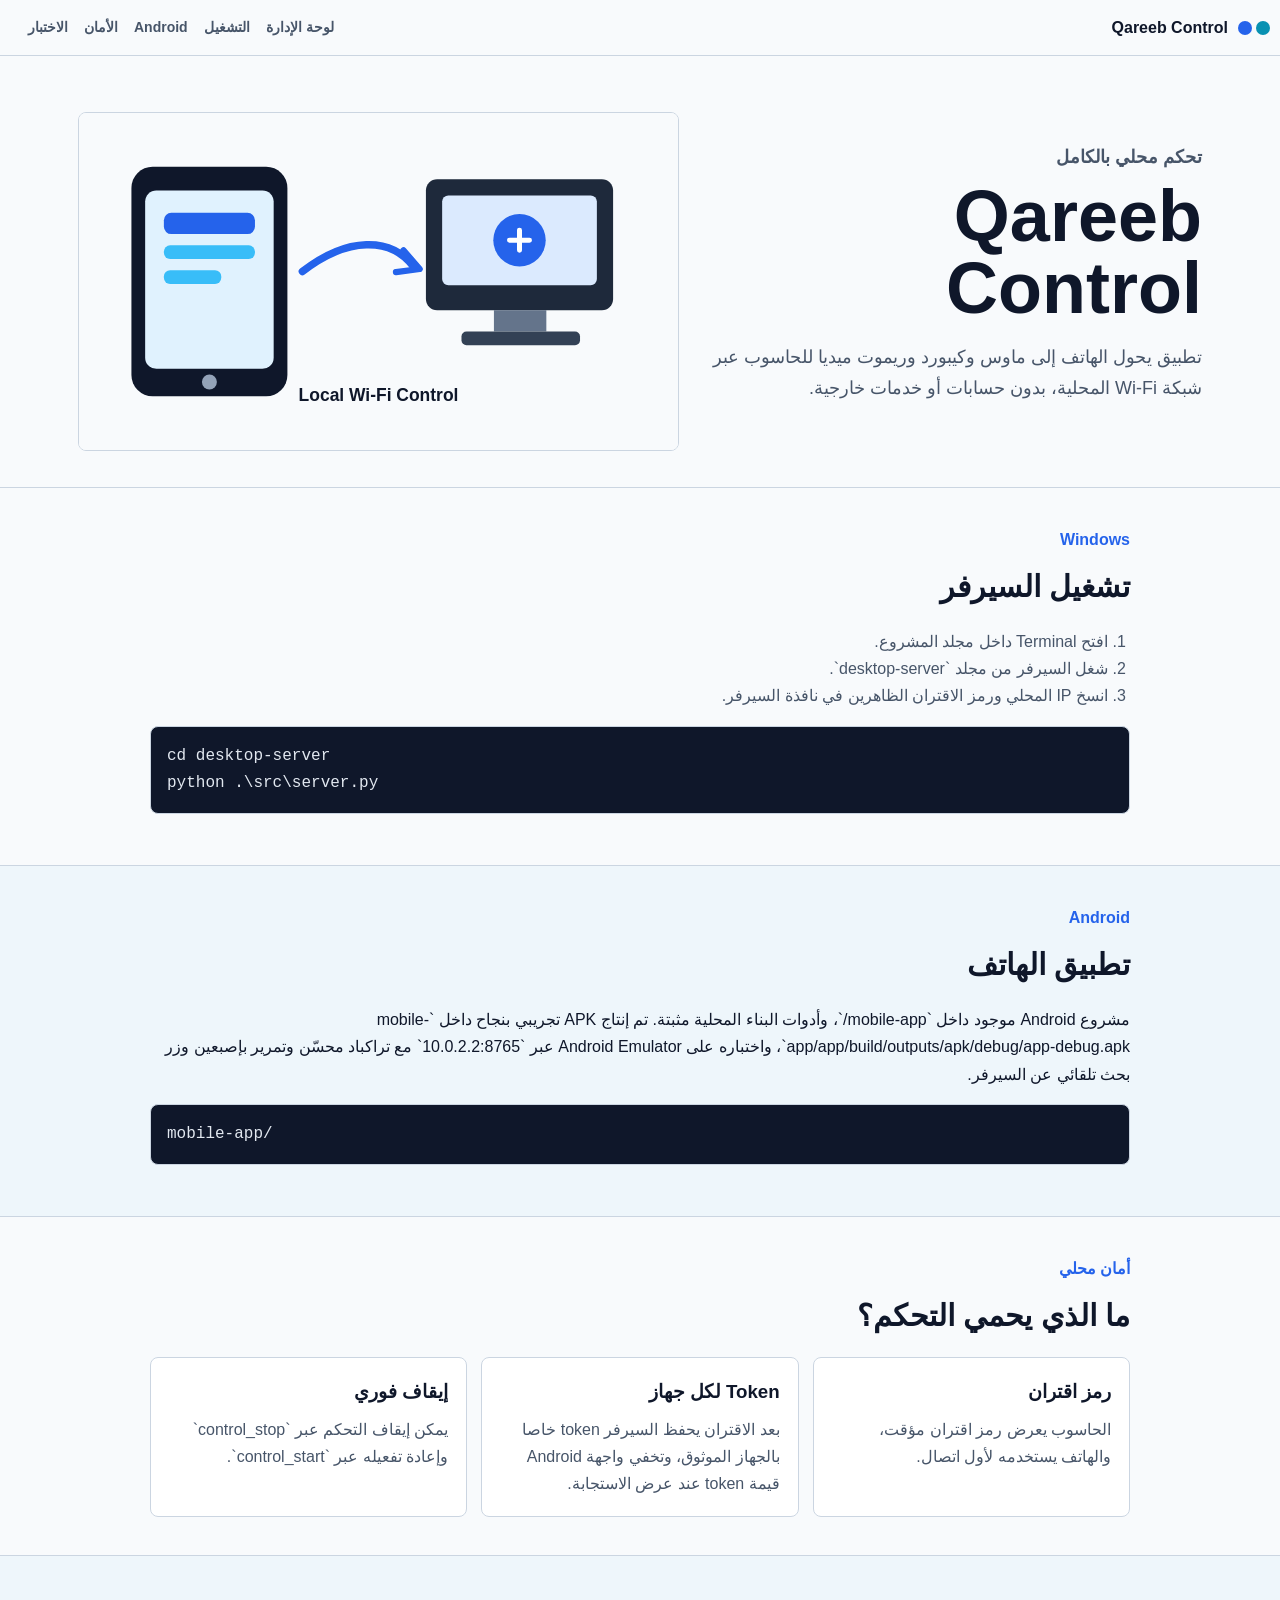
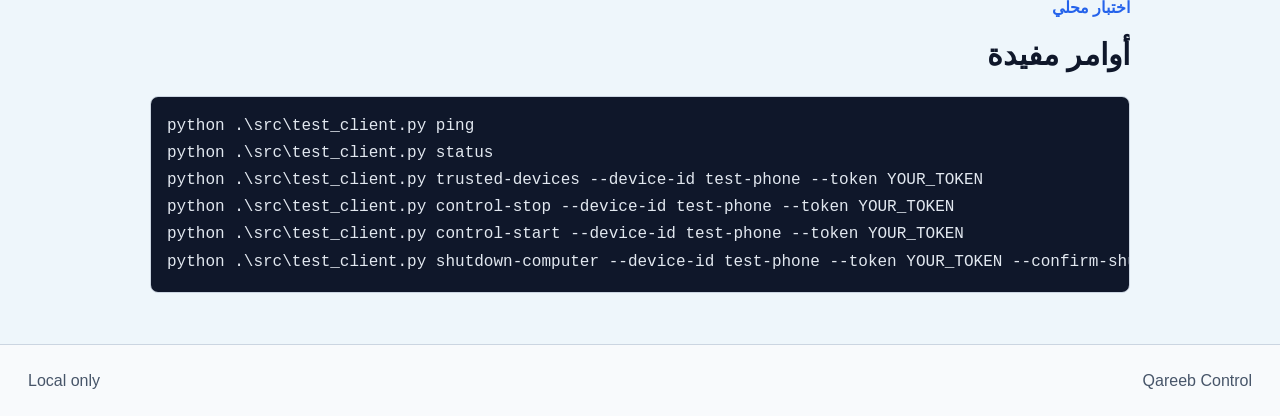
<file: website/index.html>
<!doctype html>
<html lang="ar" dir="rtl">
<head>
  <meta charset="utf-8">
  <meta name="viewport" content="width=device-width, initial-scale=1">
  <title>Qareeb Control - الدعم المحلي</title>
  <link rel="stylesheet" href="assets/styles.css">
</head>
<body>
  <header class="topbar">
    <a class="brand" href="#home" aria-label="Qareeb Control">
      <span class="brand-mark"></span>
      <span>Qareeb Control</span>
    </a>
    <nav>
      <a href="admin.html">لوحة الإدارة</a>
      <a href="#run">التشغيل</a>
      <a href="#android">Android</a>
      <a href="#security">الأمان</a>
      <a href="#tests">الاختبار</a>
    </nav>
  </header>

  <main id="home">
    <section class="hero">
      <div class="hero-copy">
        <p class="eyebrow">تحكم محلي بالكامل</p>
        <h1>Qareeb Control</h1>
        <p>تطبيق يحول الهاتف إلى ماوس وكيبورد وريموت ميديا للحاسوب عبر شبكة Wi-Fi المحلية، بدون حسابات أو خدمات خارجية.</p>
      </div>
      <img src="assets/local-control-preview.svg" alt="هاتف يتحكم بحاسوب عبر الشبكة المحلية">
    </section>

    <section id="run" class="band">
      <div class="section-head">
        <p class="eyebrow">Windows</p>
        <h2>تشغيل السيرفر</h2>
      </div>
      <ol class="steps">
        <li>افتح Terminal داخل مجلد المشروع.</li>
        <li>شغل السيرفر من مجلد `desktop-server`.</li>
        <li>انسخ IP المحلي ورمز الاقتران الظاهرين في نافذة السيرفر.</li>
      </ol>
      <pre><code>cd desktop-server
python .\src\server.py</code></pre>
    </section>

    <section id="android" class="band muted">
      <div class="section-head">
        <p class="eyebrow">Android</p>
        <h2>تطبيق الهاتف</h2>
      </div>
      <p>مشروع Android موجود داخل `mobile-app/`، وأدوات البناء المحلية مثبتة. تم إنتاج APK تجريبي بنجاح داخل `mobile-app/app/build/outputs/apk/debug/app-debug.apk`، واختباره على Android Emulator عبر `10.0.2.2:8765` مع تراكباد محسّن وتمرير بإصبعين وزر بحث تلقائي عن السيرفر.</p>
      <pre><code>mobile-app/</code></pre>
    </section>

    <section id="security" class="band">
      <div class="section-head">
        <p class="eyebrow">أمان محلي</p>
        <h2>ما الذي يحمي التحكم؟</h2>
      </div>
      <div class="grid">
        <article>
          <h3>رمز اقتران</h3>
          <p>الحاسوب يعرض رمز اقتران مؤقت، والهاتف يستخدمه لأول اتصال.</p>
        </article>
        <article>
          <h3>Token لكل جهاز</h3>
          <p>بعد الاقتران يحفظ السيرفر token خاصا بالجهاز الموثوق، وتخفي واجهة Android قيمة token عند عرض الاستجابة.</p>
        </article>
        <article>
          <h3>إيقاف فوري</h3>
          <p>يمكن إيقاف التحكم عبر `control_stop` وإعادة تفعيله عبر `control_start`.</p>
        </article>
      </div>
    </section>

    <section id="tests" class="band muted">
      <div class="section-head">
        <p class="eyebrow">اختبار محلي</p>
        <h2>أوامر مفيدة</h2>
      </div>
      <pre><code>python .\src\test_client.py ping
python .\src\test_client.py status
python .\src\test_client.py trusted-devices --device-id test-phone --token YOUR_TOKEN
python .\src\test_client.py control-stop --device-id test-phone --token YOUR_TOKEN
python .\src\test_client.py control-start --device-id test-phone --token YOUR_TOKEN
python .\src\test_client.py shutdown-computer --device-id test-phone --token YOUR_TOKEN --confirm-shutdown</code></pre>
    </section>
  </main>

  <footer>
    <span>Qareeb Control</span>
    <span>Local only</span>
  </footer>
</body>
</html>
</file>
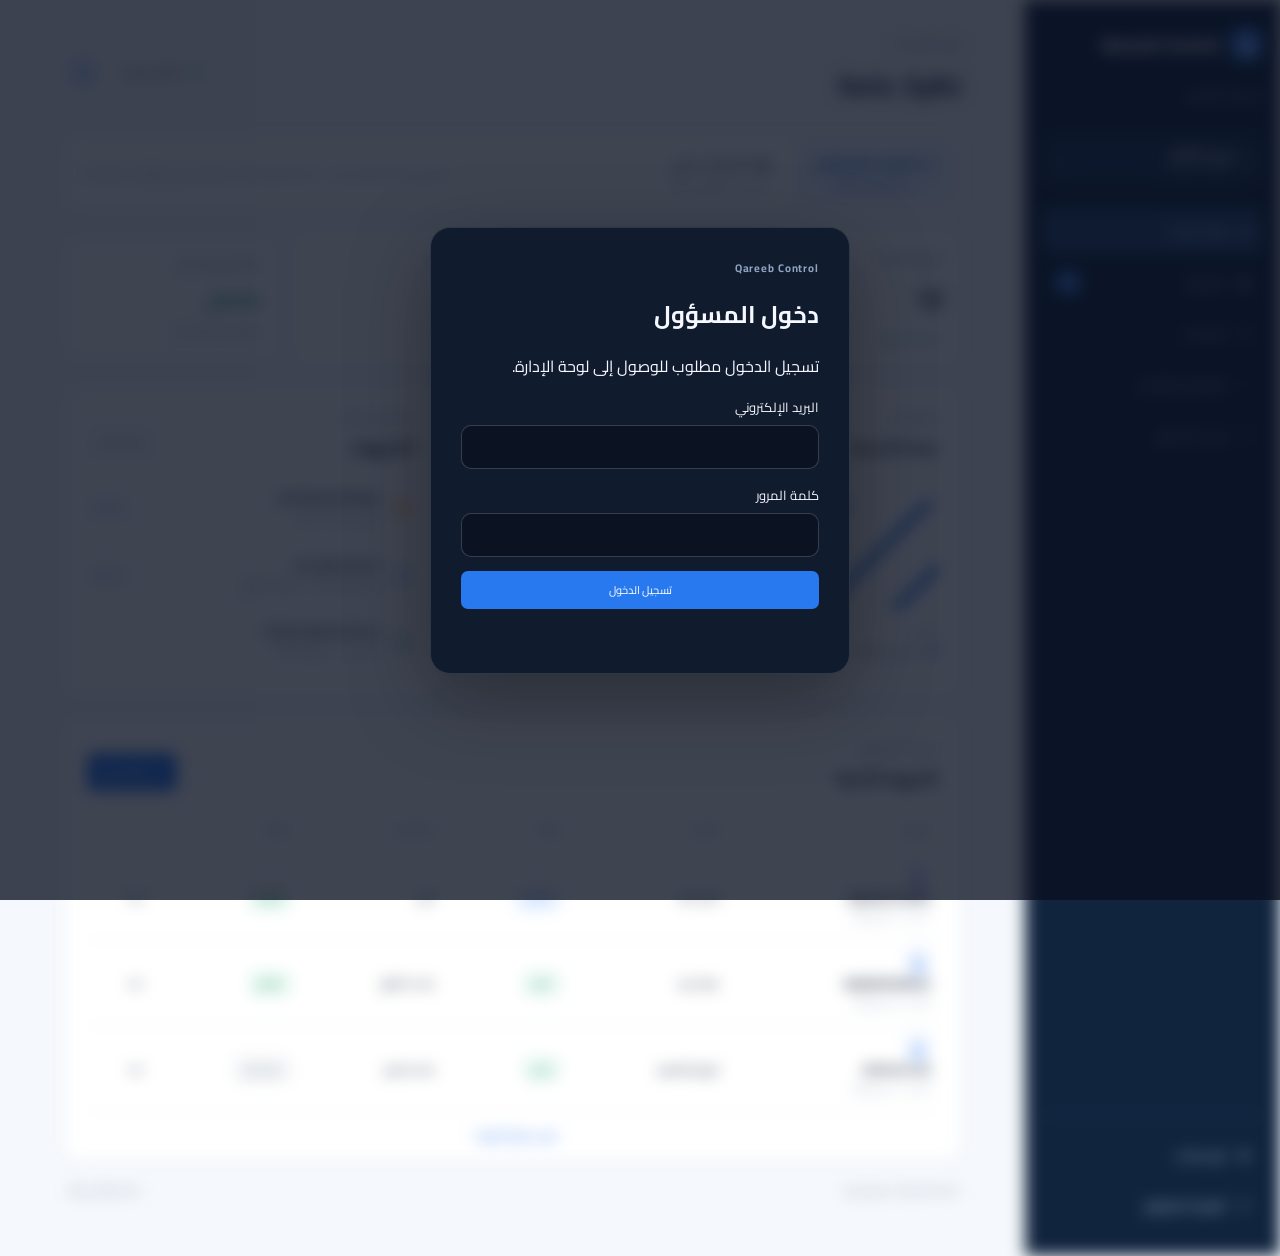
<file: website/admin.html>
<!doctype html>
<html lang="ar" dir="rtl">
<head>
  <meta charset="utf-8">
  <meta name="viewport" content="width=device-width, initial-scale=1">
  <title>Qareeb Control — لوحة الإدارة</title>
  <link rel="stylesheet" href="assets/admin.css">
</head>
<body>
  <div class="app-shell">
    <aside class="sidebar">
      <a class="brand" href="index.html"><span class="brand-mark">Q</span><span>Qareeb Control</span></a>
      <div class="workspace-label">مساحة العمل</div>
      <button class="workspace"><span class="status-dot"></span><span><strong>فريق الإنتاج</strong><small>الخطة الاحترافية</small></span><span>⌄</span></button>
      <nav>
        <a class="active" href="#overview">◈ <span>نظرة عامة</span></a>
        <a href="#devices">▣ <span>الأجهزة</span><b>12</b></a>
        <a href="#sessions">◷ <span>الجلسات</span></a>
        <a href="#access">♢ <span>الوصول والأمان</span></a>
        <a href="#audit">≡ <span>سجل التدقيق</span></a>
      </nav>
      <div class="sidebar-bottom"><a href="#settings">⚙ <span>الإعدادات</span></a><a href="index.html">↩ <span>العودة للموقع</span></a></div>
    </aside>
    <main class="main">
      <header class="topbar"><div><p class="eyebrow">لوحة الإدارة</p><h1>نظرة عامة</h1></div><div class="top-actions"><span class="live"><i></i> النظام يعمل</span><button class="avatar">م</button></div></header>
      <section class="environment-switcher"><button class="selected">☁ التعرف والمراقبة <small>حالة وصلاحيات فقط</small></button><button>▣ اكتشاف محلي <small>الخادم + التطبيق عبر QR</small></button><span>السحابة لا تنفذ أوامر تحكم — التحكم متاح فقط عبر اتصال محلي موثّق داخل الشبكة</span></section>
      <section class="stats"><article><span>الأجهزة المتصلة</span><strong>12</strong><em class="up">+3 هذا الأسبوع</em></article><article><span>الجلسات النشطة</span><strong>4</strong><em class="up">+12% اليوم</em></article><article><span>زمن الاستجابة</span><strong>84 <small>ms</small></strong><em class="good">ممتاز</em></article><article><span>حالة السيرفر الخاص</span><strong class="online">متصل</strong><em>192.168.1.24:8765</em></article></section>
      <section class="content-grid"><article class="panel health"><div class="panel-head"><div><p class="eyebrow">المراقبة</p><h2>صحة الخدمة</h2></div><button class="ghost">آخر 24 ساعة⌄</button></div><div class="chart"><div class="chart-line"></div><div class="chart-labels"><span>00:00</span><span>06:00</span><span>12:00</span><span>18:00</span><span>الآن</span></div></div><div class="legend"><span><i class="cloud"></i> السحابي 99.98%</span><span><i class="private"></i> الخاص 99.91%</span></div></article><article class="panel alerts"><div class="panel-head"><div><p class="eyebrow">تحتاج انتباهًا</p><h2>التنبيهات</h2></div><button class="ghost">عرض الكل</button></div><div class="alert warning"><b>!</b><span><strong>شهادة السيرفر الخاص</strong><small>تنتهي خلال 14 يومًا</small></span><button>معالجة</button></div><div class="alert info"><b>i</b><span><strong>تسجيل دخول جديد</strong><small>جهاز Windows — قبل 8 دقائق</small></span><button>مراجعة</button></div><div class="alert success"><b>✓</b><span><strong>نسخة احتياطية مكتملة</strong><small>السحابي — اليوم 03:00</small></span></div></article></section>
      <section class="panel table-panel" id="devices"><div class="panel-head"><div><p class="eyebrow">إدارة الأسطول</p><h2>الأجهزة الأخيرة</h2></div><button class="primary">＋ إضافة جهاز</button></div><table><thead><tr><th>الجهاز</th><th>المالك</th><th>البيئة</th><th>آخر اتصال</th><th>الحالة</th><th></th></tr></thead><tbody><tr><td><span class="device-icon">▣</span><strong>DESKTOP-ALPHA</strong><small>Windows 11 · v2.4.1</small></td><td>أحمد خالد</td><td><span class="tag cloud-tag">سحابي</span></td><td>الآن</td><td><span class="pill online-pill">متصل</span></td><td>•••</td></tr><tr><td><span class="device-icon">▣</span><strong>WORKSTATION-02</strong><small>Windows 10 · v2.3.8</small></td><td>سارة عمر</td><td><span class="tag private-tag">خاص</span></td><td>منذ 4 دقائق</td><td><span class="pill online-pill">متصل</span></td><td>•••</td></tr><tr><td><span class="device-icon">▣</span><strong>OFFICE-PC-03</strong><small>Windows 11 · v2.4.0</small></td><td>فريق التصميم</td><td><span class="tag private-tag">خاص</span></td><td>منذ ساعتين</td><td><span class="pill offline-pill">غير متصل</span></td><td>•••</td></tr></tbody></table><button class="view-all">عرض جميع الأجهزة ←</button></section>
      <footer>Qareeb Control · مركز الإدارة <span>الحالة والأمان أولًا</span></footer>
    </main>
  </div>
  <div id="admin-auth" class="admin-auth" dir="rtl">
    <form id="admin-auth-form" class="admin-auth-card">
      <p class="eyebrow">Qareeb Control</p>
      <h2>دخول المسؤول</h2>
      <p>تسجيل الدخول مطلوب للوصول إلى لوحة الإدارة.</p>
      <label>البريد الإلكتروني<input id="admin-email" type="email" autocomplete="email" required></label>
      <label>كلمة المرور<input id="admin-password" type="password" autocomplete="current-password" minlength="8" required></label>
      <button class="primary" type="submit">تسجيل الدخول</button>
      <small id="admin-auth-status" role="status"></small>
    </form>
  </div>
  <script>
    (() => {
      const auth = document.getElementById('admin-auth');
      const form = document.getElementById('admin-auth-form');
      const status = document.getElementById('admin-auth-status');
      const sessionKey = 'qareeb_admin_session';
      const show = (message) => { status.textContent = message || ''; };
      const unlock = () => { auth.hidden = true; document.body.classList.add('admin-unlocked'); loadOverview(); };
      const loadOverview = async () => {
        const token = sessionStorage.getItem(sessionKey);
        if (!token) return;
        try {
          const response = await fetch('/api/admin/overview', {headers: {'Authorization': 'Bearer ' + token, 'X-Qareeb-Token': token}});
          if (!response.ok) return;
          const data = await response.json();
          const stats = document.querySelectorAll('.stats article strong');
          if (stats[0]) stats[0].textContent = String((data.devices || []).length);
          if (stats[1]) stats[1].textContent = String((data.phones || []).length);
          const footer = document.querySelector('footer');
          if (footer) footer.dataset.controlPath = data.controlPath || 'local-only';
          renderDetails(data);
        } catch (_) { /* dashboard remains usable with last-known display */ }
      };
      const renderDetails = (data) => {
        let area = document.getElementById('live-admin-details');
        if (!area) {
          area = document.createElement('section');
          area.id = 'live-admin-details';
          area.className = 'content-grid live-details';
          document.querySelector('.main').appendChild(area);
        }
        const phones = (data.phones || []).map(phone => `<li><span><strong>${escapeHtml(phone.name || phone.phone_id)}</strong><small>${escapeHtml(phone.email || '')} · ${phone.revoked_at ? 'ملغى' : 'نشط'}</small></span>${phone.revoked_at ? '' : `<button class="ghost revoke-phone" data-id="${escapeHtml(phone.id)}">إلغاء</button>`}</li>`).join('') || '<li>لا توجد هواتف مرتبطة بعد</li>';
        const audit = (data.audit || []).slice(0, 8).map(event => `<li><strong>${escapeHtml(event.event_type)}</strong><small>${escapeHtml(event.source)} · ${escapeHtml(event.created_at || '')}</small></li>`).join('') || '<li>لا توجد أحداث بعد</li>';
        area.innerHTML = `<article class="panel"><div class="panel-head"><div><p class="eyebrow">الهواتف</p><h2>الهواتف المرتبطة</h2></div></div><ul class="admin-list">${phones}</ul><p class="local-only-note">إلغاء الهاتف يمنع الاقتران المحلي القادم.</p></article><article class="panel"><div class="panel-head"><div><p class="eyebrow">الأمان</p><h2>سجل التدقيق</h2></div></div><ul class="admin-list">${audit}</ul></article><article class="panel"><div class="panel-head"><div><p class="eyebrow">الإعدادات</p><h2>النسخ والاشتراك</h2></div></div><p>النسخ الاحتياطي يقتصر على الإعدادات والأجهزة والصلاحيات فقط.</p><p>التحكم المحلي: <strong>متاح داخل الشبكة فقط</strong></p><p>الصلاحية الحالية: <strong>${escapeHtml(data.role || 'member')}</strong></p><button class="primary" id="backup-settings">حفظ نسخة إعدادات الآن</button><small id="backup-status"></small></article>`;
        area.querySelectorAll('.revoke-phone').forEach(button => button.addEventListener('click', () => revokePhone(button.dataset.id)));
        document.getElementById('backup-settings').addEventListener('click', () => backupSettings());
      };
      const revokePhone = async (id) => {
        const token = sessionStorage.getItem(sessionKey); const response = await fetch('/api/phones/' + encodeURIComponent(id), {method: 'DELETE', headers: {'Authorization': 'Bearer ' + token, 'X-Qareeb-Token': token}});
        if (response.ok) loadOverview();
      };
      const backupSettings = async () => {
        const status = document.getElementById('backup-status');
        status.textContent = ' جارٍ الحفظ...';
        const token = sessionStorage.getItem(sessionKey); const response = await fetch('/api/settings/backup', {method: 'PUT', headers: {'Content-Type': 'application/json', 'Authorization': 'Bearer ' + token, 'X-Qareeb-Token': token}, body: JSON.stringify({settings: {adminPanelVersion: 'v1', controlPath: 'local-only'}})});
        status.textContent = response.ok ? ' تم حفظ نسخة الإعدادات.' : ' تعذر حفظ النسخة.';
      };
      const escapeHtml = (value) => String(value).replace(/[&<>'"]/g, character => ({'&':'&amp;','<':'&lt;','>':'&gt;',"'":'&#39;','\"':'&quot;'}[character]));
      const verifyAdmin = async (token) => {
        const response = await fetch('/api/admin/check', {headers: {'Authorization': 'Bearer ' + token, 'X-Qareeb-Token': token}});
        if (!response.ok) {
          const detail = await response.json().catch(() => ({}));
          if (response.status === 403) throw new Error('هذا الحساب لا يملك صلاحية الإدارة');
          throw new Error(detail.provider_message || (detail.error === 'missing_session' ? 'لم يصل رمز الجلسة إلى الخادم' : `تعذر التحقق من جلسة الدخول (HTTP ${response.status})`));
        }
        unlock();
      };
      const existing = sessionStorage.getItem(sessionKey);
      if (existing) verifyAdmin(existing).catch(() => {
        sessionStorage.removeItem(sessionKey);
        show('');
      });
      form.addEventListener('submit', async (event) => {
        event.preventDefault();
        sessionStorage.removeItem(sessionKey);
        show('جارٍ التحقق...');
        const email = document.getElementById('admin-email').value.trim();
        const password = document.getElementById('admin-password').value;
        try {
          const response = await fetch('/api/auth/sign-in', {
            method: 'POST', headers: {'Content-Type': 'application/json'},
            body: JSON.stringify({email, password})
          });
          const result = await response.json();
          if (!response.ok || !result.access_token) throw new Error(result.error || 'بيانات الدخول غير صحيحة');
          sessionStorage.setItem(sessionKey, result.access_token);
          unlock();
        } catch (error) { show(error.message || 'تعذر تسجيل الدخول'); }
      });
    })();
  </script>
</body>
</html>
</file>
<file: website/assets/styles.css>
﻿:root {
  --ink: #0f172a;
  --muted: #475569;
  --line: #cbd5e1;
  --blue: #2563eb;
  --cyan: #0891b2;
  --green: #15803d;
  --bg: #f8fafc;
  --panel: #ffffff;
}

* { box-sizing: border-box; }
html { scroll-behavior: smooth; }
body {
  margin: 0;
  font-family: Arial, Tahoma, sans-serif;
  color: var(--ink);
  background: var(--bg);
  line-height: 1.7;
}

.topbar {
  position: sticky;
  top: 0;
  z-index: 10;
  display: flex;
  align-items: center;
  justify-content: space-between;
  gap: 18px;
  padding: 14px 28px;
  background: rgba(248, 250, 252, 0.94);
  border-bottom: 1px solid var(--line);
  backdrop-filter: blur(12px);
}

.brand, nav a {
  color: var(--ink);
  text-decoration: none;
  font-weight: 700;
}
.brand { display: inline-flex; align-items: center; gap: 10px; }
.brand-mark { width: 14px; height: 14px; border-radius: 50%; background: var(--blue); box-shadow: 18px 0 0 var(--cyan); }
nav { display: flex; gap: 16px; flex-wrap: wrap; }
nav a { color: var(--muted); font-size: 14px; }

.hero {
  display: grid;
  grid-template-columns: minmax(280px, 0.9fr) minmax(320px, 1.1fr);
  gap: 32px;
  align-items: center;
  padding: 56px 28px 36px;
  max-width: 1180px;
  margin: 0 auto;
}
.hero img { width: 100%; border: 1px solid var(--line); border-radius: 8px; background: white; }
.hero h1 { margin: 0 0 12px; font-size: clamp(38px, 6vw, 72px); line-height: 1; letter-spacing: 0; }
.hero p { max-width: 560px; color: var(--muted); font-size: 18px; }
.eyebrow { margin: 0 0 8px; color: var(--blue); font-weight: 700; }

.band { padding: 38px 28px; border-top: 1px solid var(--line); }
.band > * { max-width: 980px; margin-left: auto; margin-right: auto; }
.muted { background: #eef6fb; }
.section-head { margin-bottom: 16px; }
.section-head h2 { margin: 0; font-size: 30px; letter-spacing: 0; }
.steps { padding-inline-start: 22px; color: var(--muted); }
pre {
  direction: ltr;
  text-align: left;
  overflow-x: auto;
  padding: 16px;
  border: 1px solid var(--line);
  border-radius: 8px;
  background: #0f172a;
  color: #e2e8f0;
}
code { font-family: Consolas, monospace; }
.grid { display: grid; grid-template-columns: repeat(3, minmax(0, 1fr)); gap: 14px; }
article { padding: 18px; background: var(--panel); border: 1px solid var(--line); border-radius: 8px; }
article h3 { margin: 0 0 8px; }
article p { margin: 0; color: var(--muted); }
footer { display: flex; justify-content: space-between; gap: 16px; padding: 22px 28px; color: var(--muted); border-top: 1px solid var(--line); }

@media (max-width: 760px) {
  .topbar { align-items: flex-start; flex-direction: column; }
  .hero { grid-template-columns: 1fr; padding-top: 32px; }
  .grid { grid-template-columns: 1fr; }
  footer { flex-direction: column; }
}
</file>
<file: website/assets/admin.css>
@import url('https://fonts.googleapis.com/css2?family=Cairo:wght@400;600;700;800&display=swap');
:root{--ink:#15243b;--muted:#718096;--line:#e7edf4;--bg:#f5f8fc;--blue:#2878f0;--green:#20a779;--orange:#e89a27}*{box-sizing:border-box}body{margin:0;background:var(--bg);color:var(--ink);font-family:Cairo,Segoe UI,sans-serif}.app-shell{display:flex;min-height:100vh}.sidebar{width:255px;background:#11243e;color:#d9e5f5;padding:28px 18px;display:flex;flex-direction:column;gap:24px}.brand{display:flex;align-items:center;gap:10px;color:#fff;text-decoration:none;font-weight:800;font-size:18px}.brand-mark{display:grid;place-items:center;width:31px;height:31px;border-radius:10px;background:#347ff1;color:#fff}.workspace-label,.eyebrow{font-size:11px;letter-spacing:.08em;color:#8ea4c0;margin:0 0 5px;font-weight:700}.workspace{border:1px solid #314660;background:#1a3150;border-radius:10px;color:#fff;padding:11px;display:flex;align-items:center;gap:10px;text-align:right}.workspace small{display:block;color:#91a7c1;font-size:10px}.status-dot,.live i{width:7px;height:7px;background:#2bc18b;border-radius:50%;display:inline-block}.workspace span:last-child{margin-right:auto}nav{display:grid;gap:5px}nav a,.sidebar-bottom a{color:#aebfd4;text-decoration:none;padding:11px 12px;border-radius:8px;display:flex;gap:12px;align-items:center;font-size:13px}nav a.active,nav a:hover{background:#21466e;color:#fff}nav b{margin-right:auto;background:#347ff1;border-radius:12px;padding:1px 7px;font-size:10px}.sidebar-bottom{margin-top:auto;border-top:1px solid #29415e;padding-top:16px;display:grid;gap:4px}.main{flex:1;padding:34px 5%;max-width:1500px;margin:auto}.topbar,.panel-head,.top-actions,.environment-switcher,.stats,.legend,.alert{display:flex;align-items:center}.topbar{justify-content:space-between;margin-bottom:25px}.topbar h1{margin:0;font-size:27px}.top-actions{gap:20px}.live{font-size:12px;color:#4c637e}.live i{margin-left:7px}.avatar{border:0;background:#dcecff;color:#2264bc;border-radius:50%;width:38px;height:38px;font-weight:bold}.environment-switcher{background:#fff;border:1px solid var(--line);padding:5px;border-radius:12px;gap:4px;margin-bottom:18px}.environment-switcher button{border:0;background:transparent;padding:11px 22px;color:#718096;font-family:inherit;border-radius:8px;font-weight:700}.environment-switcher button.selected{background:#eaf3ff;color:#216ee2}.environment-switcher small{display:block;font-size:10px;font-weight:400}.environment-switcher span{margin-right:auto;color:#98a5b5;font-size:11px;padding:0 15px}.stats{gap:14px;margin-bottom:18px}.stats article,.panel{background:#fff;border:1px solid var(--line);border-radius:13px}.stats article{padding:17px;flex:1;min-width:150px}.stats span,.stats em{display:block;color:#72839a;font-size:11px;font-style:normal}.stats strong{display:block;font-size:26px;margin:6px 0}.stats strong small{font-size:13px}.stats em{font-size:10px}.up,.good{color:var(--green)!important}.online{color:var(--green)!important;font-size:20px!important}.content-grid{display:grid;grid-template-columns:1.35fr 1fr;gap:18px;margin-bottom:18px}.panel{padding:22px}.panel-head{justify-content:space-between}.panel h2{font-size:16px;margin:0 0 12px}.ghost{background:transparent;border:1px solid var(--line);padding:7px 11px;border-radius:7px;color:#687b92;font-family:inherit;font-size:11px}.chart{height:155px;margin-top:12px;position:relative;background:repeating-linear-gradient(to bottom,transparent 0,transparent 38px,#edf2f7 39px)}.chart-line{position:absolute;inset:15px 0 32px;background:linear-gradient(135deg,transparent 5%,#347ff1 6%,#347ff1 7%,transparent 8%,transparent 16%,#347ff1 17%,#347ff1 18%,transparent 19%,transparent 30%,#347ff1 31%,#347ff1 32%,transparent 33%,transparent 47%,#347ff1 48%,#347ff1 49%,transparent 50%,transparent 63%,#347ff1 64%,#347ff1 65%,transparent 66%,transparent 78%,#347ff1 79%,#347ff1 80%,transparent 81%,transparent 91%,#347ff1 92%,#347ff1 93%,transparent 94%)}.chart-labels{position:absolute;bottom:0;width:100%;display:flex;justify-content:space-between;color:#9aa9ba;font-size:10px}.legend{gap:24px;font-size:11px;color:#718096}.legend i{display:inline-block;width:8px;height:8px;border-radius:50%;margin-left:5px}.cloud{background:#347ff1}.private{background:#72cfae}.alert{gap:11px;padding:13px 0;border-bottom:1px solid var(--line)}.alert:last-child{border:0}.alert>b{width:25px;height:25px;border-radius:50%;display:grid;place-items:center;background:#fff1d8;color:#dd8a15}.alert.info>b{background:#e7f1ff;color:#347ff1}.alert.success>b{background:#e6f8f0;color:#20a779}.alert span{flex:1}.alert strong,.alert small{display:block;font-size:11px}.alert small{color:#8b9aab}.alert button{border:0;background:none;color:#2878f0;font-family:inherit;font-size:10px}.table-panel{padding-bottom:12px}.primary{background:#2878f0;color:#fff;border:0;border-radius:7px;padding:9px 14px;font-family:inherit;font-size:11px}table{width:100%;border-collapse:collapse;font-size:11px}th{color:#91a0b2;font-weight:600;text-align:right}td,th{padding:14px 8px;border-bottom:1px solid var(--line)}td strong,td small{display:block}td small{color:#91a0b2;font-size:9px}.device-icon{background:#edf4ff;color:#347ff1;padding:7px;border-radius:7px;margin-left:8px}.tag,.pill{border-radius:5px;padding:3px 8px;font-size:10px}.cloud-tag{background:#eaf3ff;color:#347ff1}.private-tag{background:#e8f8f2;color:#168e67}.online-pill{background:#e6f8f0;color:#168e67}.offline-pill{background:#f1f3f6;color:#8995a3}.view-all{display:block;margin:12px auto 0;background:none;border:0;color:#2878f0;font-family:inherit;font-size:11px}footer{color:#94a2b3;font-size:10px;padding:22px 4px}footer span{float:left}@media(max-width:900px){.sidebar{width:75px;padding:22px 10px}.sidebar span:not(.brand-mark),.sidebar .workspace-label,.sidebar .workspace,.sidebar nav b{display:none}.brand{justify-content:center}.main{padding:22px 3%}.content-grid{grid-template-columns:1fr}.stats{overflow:auto}.stats article{min-width:170px}table{min-width:720px}.table-panel{overflow:auto}}
body:not(.admin-unlocked) > .app-shell { filter: blur(8px); pointer-events: none; user-select: none; }
.admin-auth { position: fixed; inset: 0; z-index: 20; display: grid; place-items: center; padding: 24px; background: rgba(9, 16, 32, .78); }
.admin-auth[hidden] { display: none; }
.admin-auth-card { width: min(420px, 100%); display: grid; gap: 14px; padding: 30px; border: 1px solid rgba(255,255,255,.12); border-radius: 20px; background: #111b2e; color: #f6f8ff; box-shadow: 0 24px 80px rgba(0,0,0,.35); }
.admin-auth-card h2, .admin-auth-card p { margin: 0; }
.admin-auth-card label { display: grid; gap: 6px; font-size: 13px; }
.admin-auth-card input { min-height: 44px; padding: 0 12px; border: 1px solid rgba(255,255,255,.18); border-radius: 10px; background: #0b1323; color: inherit; direction: ltr; }
.admin-auth-card small { min-height: 20px; color: #ffbf69; }
.live-details { margin-top: 20px; }
.admin-list { display: grid; gap: 10px; margin: 0; padding: 0; list-style: none; }
.admin-list li { display: flex; justify-content: space-between; gap: 16px; padding: 12px; border-bottom: 1px solid rgba(255,255,255,.08); }
.admin-list small { color: var(--muted, #9aa7bd); }
.local-only-note { color: #8dd9b2; font-size: 13px; }
</file>
